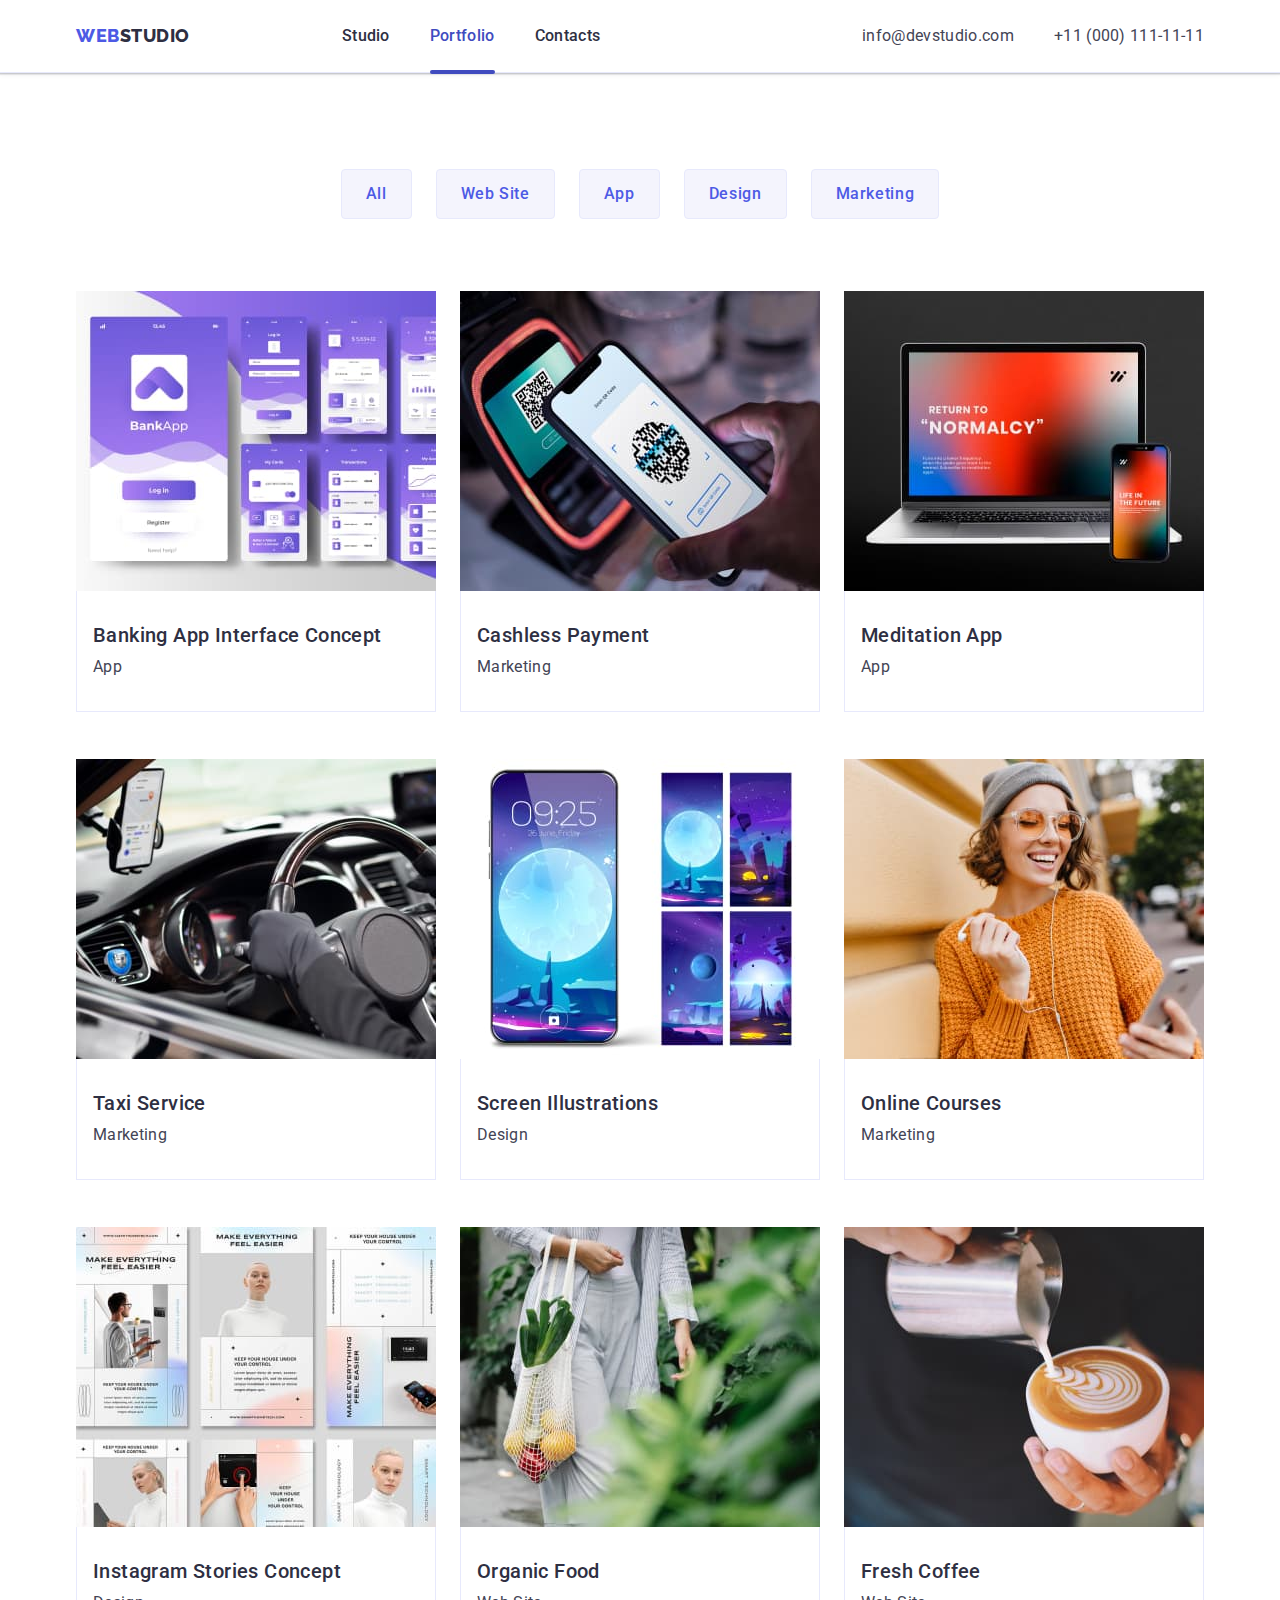
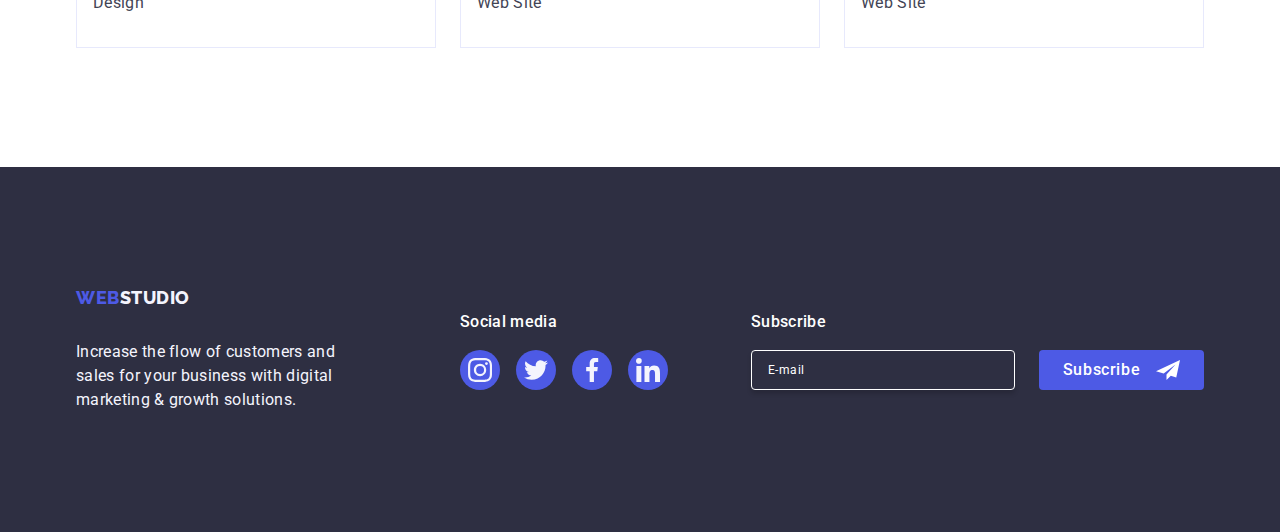
<file: portfolio.html>
<!DOCTYPE html>
<html lang="en">
  <head>
    <meta charset="UTF-8" />
    <meta name="description" content="goit-markup-hw-02" />
    <title>Portfolio</title>
    <!-- Fonts -->
    <link rel="preconnect" href="https://fonts.googleapis.com" />
    <link rel="preconnect" href="https://fonts.gstatic.com" crossorigin />
    <link
      href="https://fonts.googleapis.com/css2?family=Raleway:wght@800&family=Roboto:wght@400;500;700;900&display=swap"
      rel="stylesheet"
    />
    <link
      rel="stylesheet"
      href="https://cdnjs.cloudflare.com/ajax/libs/modern-normalize/2.0.0/modern-normalize.min.css"
    />
    <link rel="stylesheet" href="./css/style.css" />
    <link rel="stylesheet" href="./css/media.css" />
  </head>
  <body>
    <!-- Top line -->
    <header class="header">
      <!-- Favicon -->
      <div class="container header-container">
        <nav class="header-nav">
          <a class="link header-logo" href="./index.html"
            >Web<span class="header-logo-dark">Studio</span></a
          >

          <!-- PAGES -->
          <ul class="header-nav__list list">
            <li class="pages-list-item">
              <a class="pages-list-item-link link" href="./index.html"
                >Studio</a
              >
            </li>
            <li class="pages-list-item">
              <a
                class="pages-list-item-link current link"
                href="./portfolio.html"
                >Portfolio</a
              >
            </li>
            <li class="pages-list-item">
              <a class="pages-list-item-link link" href="">Contacts</a>
            </li>
          </ul>
        </nav>

        <!-- Address&Telefone -->
        <address class="header-address">
          <ul class="address-list list">
            <li class="header-address-list list">
              <a
                class="header-address-list-item link"
                href="mailto:info@devstudio.com"
                >info@devstudio.com</a
              >
            </li>
            <li class="header-address-list list">
              <a class="header-address-list-item link" href="tel:+110001111111"
                >+11 (000) 111-11-11</a
              >
            </li>
          </ul>
        </address>
        <button
          class="menu-toggle js-open-menu"
          aria-expanded="false"
          aria-controls="mobile-menu"
        >
          <svg class="client" width="32" height="22">
            <use href="./images/icons.svg#burger-btn"></use>
          </svg>
        </button>
      </div>
    </header>

    <main>
      <!-- Filters -->
      <section class="filters">
        <div class="container">
          <h1 class="visually-hidden">Filters</h1>
          <ul class="filter-list list">
            <li class="filter-list-item">
              <button class="filters-button" type="button">All</button>
            </li>
            <li class="filter-list-item">
              <button class="filters-button" type="button">Web Site</button>
            </li>
            <li class="filter-list-item">
              <button class="filters-button" type="button">App</button>
            </li>
            <li class="filter-list-item">
              <button class="filters-button" type="button">Design</button>
            </li>
            <li class="filter-list-item">
              <button class="filters-button" type="button">Marketing</button>
            </li>
          </ul>

          <!-- Row 1, 2, 3 -->
          <ul class="project-card list">
            <li class="project-card-list">
              <a class="project-card-link link" href="/">
                <div class="portfolio-box">
                  <img
                    src="./images/card-1.jpg"
                    alt="Banking App Interface Concept"
                    width="360"
                  />
                  <p class="overlay">
                    14 Stylish and User-Friendly App Design Concepts · Task
                    Manager App · Calorie Tracker App · Exotic Fruit Ecommerce
                    App · Cloud Storage App
                  </p>
                </div>
                <div class="card-content">
                  <h2 class="section-principles-title">
                    Banking App Interface Concept
                  </h2>
                  <p class="cadr-text">App</p>
                </div>
              </a>
            </li>
            <li class="project-card-list">
              <a class="project-card-link link" href="/">
                <div class="portfolio-box">
                  <img
                    src="./images/card-2.jpg"
                    alt="Cashless Payment"
                    width="360"
                  />
                  <p class="overlay">
                    14 Stylish and User-Friendly App Design Concepts · Task
                    Manager App · Calorie Tracker App · Exotic Fruit Ecommerce
                    App · Cloud Storage App
                  </p>
                </div>
                <div class="card-content">
                  <h2 class="section-principles-title">Cashless Payment</h2>
                  <p class="cadr-text">Marketing</p>
                </div>
              </a>
            </li>
            <li class="project-card-list">
              <a class="project-card-link link" href="/">
                <div class="portfolio-box">
                  <img
                    src="./images/card-3.jpg"
                    alt="Meditation App"
                    width="360"
                  />
                  <p class="overlay">
                    14 Stylish and User-Friendly App Design Concepts · Task
                    Manager App · Calorie Tracker App · Exotic Fruit Ecommerce
                    App · Cloud Storage App
                  </p>
                </div>
                <div class="card-content">
                  <h2 class="section-principles-title">Meditation App</h2>
                  <p class="cadr-text">App</p>
                </div>
              </a>
            </li>
            <li class="project-card-list">
              <a class="project-card-link link" href="/">
                <div class="portfolio-box">
                  <img
                    src="./images/card-4.jpg"
                    alt="Taxi Service"
                    width="360"
                  />
                  <p class="overlay">
                    14 Stylish and User-Friendly App Design Concepts · Task
                    Manager App · Calorie Tracker App · Exotic Fruit Ecommerce
                    App · Cloud Storage App
                  </p>
                </div>
                <div class="card-content">
                  <h2 class="section-principles-title">Taxi Service</h2>
                  <p class="cadr-text">Marketing</p>
                </div>
              </a>
            </li>
            <li class="project-card-list">
              <a class="project-card-link link" href="/">
                <div class="portfolio-box">
                  <img
                    src="./images/card-5.jpg"
                    alt="Screen Illustrations"
                    width="360"
                  />
                  <p class="overlay">
                    14 Stylish and User-Friendly App Design Concepts · Task
                    Manager App · Calorie Tracker App · Exotic Fruit Ecommerce
                    App · Cloud Storage App
                  </p>
                </div>
                <div class="card-content">
                  <h2 class="section-principles-title">Screen Illustrations</h2>
                  <p class="cadr-text">Design</p>
                </div>
              </a>
            </li>
            <li class="project-card-list">
              <a class="project-card-link link" href="/">
                <div class="portfolio-box">
                  <img
                    src="./images/card-6.jpg"
                    alt="Online Courses"
                    width="360"
                  />
                  <p class="overlay">
                    14 Stylish and User-Friendly App Design Concepts · Task
                    Manager App · Calorie Tracker App · Exotic Fruit Ecommerce
                    App · Cloud Storage App
                  </p>
                </div>
                <div class="card-content">
                  <h2 class="section-principles-title">Online Courses</h2>
                  <p class="cadr-text">Marketing</p>
                </div>
              </a>
            </li>
            <li class="project-card-list">
              <a class="project-card-link link" href="/">
                <div class="portfolio-box">
                  <img
                    src="./images/card-7.jpg"
                    alt="Instagram Stories Concept"
                    width="360"
                  />
                  <p class="overlay">
                    14 Stylish and User-Friendly App Design Concepts · Task
                    Manager App · Calorie Tracker App · Exotic Fruit Ecommerce
                    App · Cloud Storage App
                  </p>
                </div>
                <div class="card-content">
                  <h2 class="section-principles-title">
                    Instagram Stories Concept
                  </h2>
                  <p class="cadr-text">Design</p>
                </div>
              </a>
            </li>
            <li class="project-card-list">
              <a class="project-card-link link" href="/">
                <div class="portfolio-box">
                  <img
                    src="./images/card-8.jpg"
                    alt="Organic Food"
                    width="360"
                  />
                  <p class="overlay">
                    14 Stylish and User-Friendly App Design Concepts · Task
                    Manager App · Calorie Tracker App · Exotic Fruit Ecommerce
                    App · Cloud Storage App
                  </p>
                </div>
                <div class="card-content">
                  <h2 class="section-principles-title">Organic Food</h2>
                  <p class="cadr-text">Web Site</p>
                </div>
              </a>
            </li>
            <li class="project-card-list">
              <a class="project-card-link link" href="/">
                <div class="portfolio-box">
                  <img
                    src="./images/card-9.jpg"
                    alt="Fresh Coffee"
                    width="360"
                  />
                  <p class="overlay">
                    14 Stylish and User-Friendly App Design Concepts · Task
                    Manager App · Calorie Tracker App · Exotic Fruit Ecommerce
                    App · Cloud Storage App
                  </p>
                </div>
                <div class="card-content">
                  <h2 class="section-principles-title">Fresh Coffee</h2>
                  <p class="cadr-text">Web Site</p>
                </div>
              </a>
            </li>
          </ul>
        </div>
      </section>
    </main>

    <!-- Footer -->
    <footer class="section footer">
      <div class="container-footer container">
        <div class="webstudio-footer">
          <a class="link header-logo" href="./index.html"
            >Web<span class="header-logo-white">Studio</span></a
          >
          <p class="footer-text">
            Increase the flow of customers and sales for your business with
            digital marketing & growth solutions.
          </p>
        </div>
        <div class="social-media">
          <p class="social-media-title">Social media</p>
          <ul class="social-media-list list">
            <li class="social-media-item">
              <a class="social-media-link-footer" href="/">
                <svg class="ellipse-footer" width="24" height="24">
                  <use href="./images/icons.svg#icon-instagram-footer"></use>
                </svg>
              </a>
            </li>
            <li class="social-media-item">
              <a class="social-media-link-footer" href="/">
                <svg class="ellipse-footer" width="24" height="24">
                  <use href="./images/icons.svg#icon-twitter-footer"></use>
                </svg>
              </a>
            </li>
            <li class="social-media-item">
              <a class="social-media-link-footer" href="/">
                <svg class="ellipse-footer" width="24" height="24">
                  <use href="./images/icons.svg#icon-facebook-footer"></use>
                </svg>
              </a>
            </li>
            <li class="social-media-item">
              <a class="social-media-link-footer" href="/">
                <svg class="ellipse-footer" width="24" height="24">
                  <use href="./images/icons.svg#icon-linkedin-footer"></use>
                </svg>
              </a>
            </li>
          </ul>
        </div>
        <div class="footer-bottom">
          <p class="social-media-title">Subscribe</p>
          <form class="footer-form" name="subscribe_form">
            <label class="footer-form-lable" for="email">
              <input
                class="footer-form-input"
                name="subscribe-email"
                type="email"
                placeholder="E-mail"
                id="email"
              />
            </label>
            <button class="subscribe-btn" type="submit">
              Subscribe
              <svg class="subscribe-plain" width="24" height="24">
                <use href="./images/icons.svg#icon-plain"></use>
              </svg>
            </button>
          </form>
        </div>
      </div>
    </footer>
    <script src="./js/modal.js"></script>
  </body>
</html>
</file>
<file: css/style.css>
*,
*::after,
::before {
  padding: 0;
  margin: 0;
  box-sizing: border-box;
}

:root {
  --iris: #4d5ae5;
  --white: #fff;
  --navyblue: #2e2f42;
  --cloud: #f4f4fd;
  --slate: #434455;
  --ocean: #404bbf;
  --cornflower: #e7e9fc;
  --light-slate: #8e8f99;
  --green: #31d0aa;
  --naviblue-modal: rgba(46, 47, 66, 0.4);
  --lightslate: #8e8f99;
}
/* BASE STYLES */
body {
  font-family: Roboto, sans-serif;
  font-style: normal;
  font-size: 16px;
  color: var(--slate);
  background-color: var(--white);
  font-weight: 400;
}

h1,
h2,
h3,
h4,
h5,
h6,
p,
ul,
ol {
  margin: 0;
  padding: 0;
}

img {
  display: block;
  max-width: 100%;
  height: auto;
}

.hide {
  display: none !important;
}

.link {
  line-height: 1.5;
  letter-spacing: 0.02em;
  text-decoration: none;
  color: var(--slate);
}

.container {
  max-width: 1158px;
  padding: 0 15px;
  margin: 0 auto;
}

.header-container {
  display: flex;
  flex-wrap: wrap;
  justify-content: space-between;
  gap: 20px;
  width: 100%;
  align-items: center;
  padding-top: 15px;
  padding-bottom: 15px;
}

.header {
  border-bottom: 1px solid var(--cornflower);
  box-shadow: 0px 2px 1px rgba(46, 47, 66, 0.08),
    0px 1px 1px rgba(46, 47, 66, 0.16), 0px 1px 6px rgba(46, 47, 66, 0.08);
}

button {
  display: block;
  cursor: pointer;
  border: none;
}

.section {
  padding: 96px 0;
}

/* LOGO */

.header-logo {
  color: var(--iris);
  font-family: 'Raleway', sans-serif;
  font-weight: 800;
  font-size: 18px;
  line-height: 1.17;
  letter-spacing: 0.03em;
  text-transform: uppercase;
  margin-right: 76px;
  transition: color 250ms cubic-bezier(0.4, 0, 0.2, 1);
}

.header-logo-dark {
  color: var(--navyblue);
  margin-right: 76px;
}

.header-logo-white {
  color: var(--cloud);
}

.header-nav__list {
  font-weight: 500;
  font-size: 16px;
  line-height: 1.5;
  letter-spacing: 0.02em;
  display: none;
  flex-wrap: wrap;
  gap: 40px;
  align-items: center;
  justify-content: center;
}

.list {
  list-style-type: none;
}

.address-list {
  display: flex;
  gap: 12px 40px;
  flex-wrap: wrap;
}

.pages-list-item {
  line-height: 1.5;
  letter-spacing: 0.02em;
  /* padding: 24px 0; */
}

.pages-list-item-link {
  display: block;
  font-weight: 500;
  font-size: 16px;
  line-height: 1.5;
  letter-spacing: 0.02em;
  color: var(--navyblue);
  padding: 24px 0;
  transition: color 250ms cubic-bezier(0.4, 0, 0.2, 1);
}

.pages-list-item:hover,
.pages-list-item:focus {
  color: var(--ocean);
}

.pages-list-item-link:hover,
.pages-list-item-link:focus {
  color: var(--ocean);
}

.pages-list-item-link::after {
  position: absolute;
  bottom: 0;
  left: 0;
  content: '';
  display: block;
  width: 100%;
  height: 4px;
  border-radius: 2px;
  bottom: -2px;
}

.pages-list-item-link.current {
  position: relative;
  color: var(--ocean);
}

.pages-list-item-link.current::after {
  background-color: var(--ocean);
}

/*  */
.visually-hidden {
  position: absolute;
  width: 1px;
  height: 1px;
  margin: -1px;
  border: 0;
  padding: 0;
  white-space: nowrap;
  clip-path: inset(100%);
  clip: rect(0 0 0 0);
  overflow: hidden;
}

.advan-list {
  display: flex;
  flex-wrap: wrap;
  justify-content: center;
  gap: 72px 24px;
}

/* .advan-list-item {
  flex-basis: calc((100% - 3 * 24px) / 4);
} */

.what {
  padding-top: 0;
}

.what-list {
  display: flex;
  flex-wrap: wrap;
  gap: 24px;
}

.gadget {
  flex-basis: calc((100% - 48px) / 3);
}

.header-address {
  display: none;
  font-style: normal;
}

.header-address-list {
  /* font-size: 16px;
  line-height: 1.5; */
  font-size: 12px;
  line-height: 1.1666;
  letter-spacing: 0.02em;
  color: var(--slate);
  justify-content: space-between;
  transition: color 250ms cubic-bezier(0.4, 0, 0.2, 1);
}

.header-address-list-item {
  transition: color 250ms cubic-bezier(0.4, 0, 0.2, 1);
}

.header-address-list-item:hover,
.header-address-list-item:focus {
  color: var(--ocean);
}

/* <!-- SECTION HERO --> */

.section-hero {
  max-width: 1440px;
  background-color: var(--navyblue);
  background-position: center center;
  padding: 112px 0;
  background-image: linear-gradient(
      rgba(46, 47, 66, 0.7),
      rgba(46, 47, 66, 0.7)
    ),
    url(../images/hero-bg.jpg);
  background-position: center center;
  background-repeat: no-repeat;
  background-size: cover;
  margin: 0 auto;
}

.section-hero-title {
  font-size: 36px;
  line-height: 1.111;
  font-weight: 700;
  text-align: center;
  letter-spacing: 0.02em;
  color: var(--white);
  max-width: 496px;
  margin: 0 auto 72px;
}

.section-hero-button {
  background-color: var(--iris);
  font-weight: 500;
  line-height: 1.5;
  letter-spacing: 0.04em;
  color: var(--white);
  padding: 16px 32px;
  border-radius: 4px;
  box-shadow: 0px 4px 4px 0px rgba(0, 0, 0, 0.15);
  display: block;
  margin: 0 auto;
  min-width: 169px;
  transition: background-color 250ms cubic-bezier(0.4, 0, 0.2, 1);
}

.section-hero-button:hover,
.section-hero-button:focus {
  background-color: var(--ocean);
  cursor: pointer;
}

.list {
  list-style: none;
}

/* <!-- SECTION PRINCIPLES --> */

.principles {
  display: flex;
  flex-wrap: wrap;
}

.rectangle {
  height: 112px;
  display: none;
  align-items: center;
  justify-content: center;
  border-radius: 4px;
  background-color: var(--cloud);
  padding: 24px 100px;
  margin-bottom: 8px;
}

.advan-icon-list-item {
  justify-content: center;
  align-content: center;
}

section.section-principles {
  padding-bottom: 0;
}

.section-principles-title {
  color: var(--navyblue);
  margin-bottom: 8px;
  text-align: center;
  font-size: 36px;
  font-weight: 700;
  line-height: 1.111; /* 111.111% */
  letter-spacing: 0.045em;
  text-transform: capitalize;
}

.section-principles-title-text {
  line-height: 1.5;
  letter-spacing: 0.02em;
  color: var(--slate);
}

.what {
  display: none;
}

.section-what-title {
  font-size: 36px;
  line-height: 1.11;
  text-align: center;
  letter-spacing: 0.02em;
  text-transform: capitalize;
  color: var(--navyblue);
  margin-bottom: 72px;
}

/* <!-- SECTION TEAM --> */

.section-team {
  background-color: var(--cloud);
}
.team-list {
  display: flex;
  flex-wrap: wrap;
  gap: 72px 24px;
}
.section-team-card {
  background-color: var(--white);
  display: inline-flex;
  padding-bottom: 0px;
  flex-direction: column;
  justify-content: center;
  align-items: center;
  border-radius: 0px 0px 4px 4px;
  background: var(--white);
  box-shadow: 0px 2px 1px 0px rgba(46, 47, 66, 0.08),
    0px 1px 1px 0px rgba(46, 47, 66, 0.16),
    0px 1px 6px 0px rgba(46, 47, 66, 0.08);
}
.team-list__title {
  margin-bottom: 8px;
  color: var(--navyblue);
  text-align: center;
  font-size: 20px;
  font-weight: 500;
  line-height: 1.2;
  letter-spacing: 0.025em;
}

.plash-card {
  padding: 32px 0;
  text-align: center;
}

.social-list {
  display: flex;
  gap: 24px;
  justify-content: center;
  align-items: center;
  flex-wrap: wrap;
  transition: background-color 250ms cubic-bezier(0.4, 0, 0.2, 1);
  margin-top: 8px;
}

.social-list-item {
  width: 40px;
  height: 40px;
  flex-shrink: 0;
  transition: background-color 250ms cubic-bezier(0.4, 0, 0.2, 1);
}

.social-list-item-link {
  width: 100%;
  height: 100%;
  background-color: var(--iris);
  border-radius: 50%;
  display: flex;
  align-items: center;
  justify-content: center;
  padding: 8px;
  transition: background-color 250ms cubic-bezier(0.4, 0, 0.2, 1);
}

.social-list-item-link:hover,
.social-list-item-link:focus {
  width: 100%;
  height: 100%;
  background-color: var(--ocean);
  border-radius: 50%;
  display: flex;
  align-items: center;
  justify-content: center;
  padding: 8px;
  box-shadow: 0px 2px 1px 0px rgba(46, 47, 66, 0.08),
    0px 1px 1px 0px rgba(46, 47, 66, 0.16),
    0px 1px 6px 0px rgba(46, 47, 66, 0.08);
}

.ellipse {
  fill: var(--cloud);
  width: 16px;
  height: 16px;
  flex-shrink: 0;
}

/* CUSTOMERS */

.customers-list {
  display: flex;
  flex-wrap: wrap;
  gap: 24px;
}

.customers-list-item {
  width: calc((100% - 24px) / 2);
  height: 88px;
  transition: border-color 250ms cubic-bezier(0.4, 0, 0.2, 1),
    color 250ms cubic-bezier(0.4, 0, 0.2, 1);
}

.customers-link {
  width: 100%;
  height: 100%;
  border: 1px solid var(--lightslate);
  border-radius: 4px;
  display: flex;
  align-items: center;
  justify-content: center;
  color: var(--light-slate);
  transition: border-color 250ms cubic-bezier(0.4, 0, 0.2, 1),
    color 250ms cubic-bezier(0.4, 0, 0.2, 1);
}

.customers-link:hover,
.customers-link:focus {
  color: var(--ocean);
  border-radius: 4px;
  border: 1px solid var(--ocean);
}

.client {
  fill: currentColor;
}

/* FOOTER */

.footer {
  background-color: var(--navyblue);
  padding: 100px 0;
  display: block;
}

.container-footer {
  display: flex;
  align-items: baseline;
  flex-direction: column;
  align-items: center;
  flex-wrap: wrap;
  gap: 72px 24px;
  text-align: center;
}

.webstudio-footer {
  margin-left: 0;
}

.footer-text {
  line-height: 1.5;
  letter-spacing: 0.02em;
  color: var(--cloud);
  padding-top: 16px;
  width: 264px;
}
footer .header-logo {
  display: inline-block;
  margin-right: 0;
  margin-bottom: 16px;
}

.social-media {
  display: block;
}

.social-media-title {
  font-weight: 500;
  font-size: 16px;
  line-height: 1.5;
  letter-spacing: 0.02em;
  color: var(--white);
  margin-bottom: 16px;
}

.social-media-list {
  display: flex;
  gap: 16px;
  justify-content: center;
  align-items: center;
  transition: background-color 250ms cubic-bezier(0.4, 0, 0.2, 1);
  margin-top: 16px;
}

.social-madia-item {
  width: 40px;
  height: 40px;
  flex-shrink: 0;
  fill: var(--iris);
  transition: background-color 250ms cubic-bezier(0.4, 0, 0.2, 1);
}

.social-media-link-footer {
  background-color: var(--iris);
  border-radius: 50%;
  display: flex;
  align-items: center;
  justify-content: center;
  padding: 8px;
  transition: background-color 250ms cubic-bezier(0.4, 0, 0.2, 1);
}

.social-media-link-footer:hover,
.social-media-link-footer:focus {
  background-color: var(--green);
}

.ellipse-footer {
  fill: var(--cloud);
  width: 24px;
  height: 24px;
  flex-shrink: 0;
}

/* FOOTER-FORM */

.footer-bottom {
  display: block;
  width: 100%;
  max-width: 453px;
}
.subscribe-label {
  color: var(--white, #fff);
  font-style: normal;
  font-weight: 500;
  line-height: 1.5;
  letter-spacing: 0.32px;
}
.footer-form {
  display: flex;
  gap: 24px;
  flex-direction: column;
}

.footer-form-lable {
  color: var(--white, #fff);
  font-weight: 500;
  line-height: 1.5;
  letter-spacing: 0.02em;
  margin-bottom: 16px;
}

.footer-form-input {
  /* width: 264px; */
  width: 100%;
  height: 40px;
  border: 1px solid var(--white, #fff);
  background-color: transparent;
  font-size: 12px;
  line-height: 1.5;
  letter-spacing: 0.04em;
  padding-left: 16px;
  box-shadow: 0px 4px 4px 0px rgba(0, 0, 0, 0.15);
  border-radius: 4px;
  color: var(--white, #fff);
}

.footer-form-input::placeholder {
  color: var(--white, #fff);
}

.subscribe-btn {
  min-width: 165px;
  max-width: 165px;
  height: 40px;
  display: flex;
  justify-content: center;
  align-items: center;
  font-weight: 500;
  line-height: 1.5;
  letter-spacing: 0.04em;
  color: var(--white);
  cursor: pointer;
  background-color: var(--iris);
  border: none;
  border-radius: 4px;
  margin: 0 auto;
}

/* .subscribe-btn-next {
  color: var(--white);
  text-align: center;
  font-style: normal;
  font-weight: 500;
  line-height: 1.5;
  letter-spacing: 0.04em; *} */

.subscribe-plain {
  fill: var(--white);
  margin-left: 16px;
}

/* FILTERS STYLES */

.filters {
  padding: 96px 0 120px 0;
}

.portfolio-container {
  padding: 76px 120px;
}

.filter-list {
  list-style-type: none;
  display: flex;
  flex-wrap: wrap;
  gap: 24px;
  margin: 0 auto 72px;
  justify-content: center;
}

.filter-list-item {
  flex-basis: calc((100% - 24 * 4) / 5);
}

.filters-button {
  font-weight: 500;
  line-height: 1.5;
  letter-spacing: 0.04em;
  color: var(--iris);
  background-color: var(--cloud);
  cursor: pointer;
  padding: 12px 24px;
  justify-content: center;
  align-items: center;
  border-radius: 4px;
  border: 1px solid var(--cornflower);
  background: var(--cloud);
  transition: color 250ms cubic-bezier(0.4, 0, 0.2, 1),
    background-color 250ms cubic-bezier(0.4, 0, 0.2, 1),
    border-color 250ms cubic-bezier(0.4, 0, 0.2, 1),
    box-shadow 250ms cubic-bezier(0.4, 0, 0.2, 1);
}

.filters-button:hover,
.filters-button:focus {
  background-color: var(--ocean);
  color: var(--white);
  display: flex;
  padding: 12px 24px;
  align-items: flex-start;
  border-radius: 4px;
  background: var(--ocean);
  box-shadow: 0px 2px 2px 0px rgba(0, 0, 0, 0.12),
    0px 2px 1px 0px rgba(0, 0, 0, 0.08), 0px 3px 1px 0px rgba(0, 0, 0, 0.1);
  border: 1px solid transparent;
}

/* ROW STYLES */

.project-card {
  display: flex;
  flex-wrap: wrap;
  row-gap: 48px;
  column-gap: 24px;
}

.project-card-list {
  cursor: pointer;
  display: flex;
  width: 360px;
  height: 420px;
  padding-bottom: 0px;
  flex-direction: column;
  align-items: flex-start;
  gap: 32px;
  flex-shrink: 0;
  background: var(--white);

  flex-basis: calc((100% - 24px * 2) / 3);
  background: var(--white);
}

.project-card-list:hover,
.project-card-list:focus {
  border: 1px solid var(--cloud);
  background: var(--white);
  box-shadow: 0px 2px 1px 0px rgba(46, 47, 66, 0.08),
    0px 1px 1px 0px rgba(46, 47, 66, 0.16),
    0px 1px 6px 0px rgba(46, 47, 66, 0.08);
}

.project-card-link {
  display: block;
  transition: box-shadow 250ms cubic-bezier(0.4, 0, 0.2, 1);
}

.project-card-link:hover,
.project-card-link:focus {
  box-shadow: 0px 1px 6px rgba(46, 47, 66, 0.08),
    0px 1px 1px rgba(46, 47, 66, 0.16), 0px 2px 1px rgba(46, 47, 66, 0.08);
}

.project-card-link:hover .overlay {
  transform: translateY(0%);
}

.project-card-link:focus .overlay {
  transform: translateY(0%);
}

.portfolio-box {
  position: relative;
  overflow: hidden;
}

.overlay {
  position: absolute;
  top: 0;
  left: 0;
  display: flex;
  align-items: center;
  justify-content: center;
  transform: translateY(100%);
  transition-property: transform;
  transition-duration: 400ms;
  transition-timing-function: ease;
  height: 100%;
  width: 100%;
  padding: 40px 32px;
  transition: transform 250ms cubic-bezier(0.4, 0, 0.2, 1);
  font-size: 16px;
  line-height: 1.5;
  letter-spacing: 0.02em;
  color: var(--cloud);
  background-color: var(--iris);
}

.card-content {
  border: 1px solid #e7e9fc;
  padding: 32px 16px;
  background: var(--white);
  border-top: none;
}

.card-text {
  color: var(--slate);
  line-height: 1.5;
  letter-spacing: 0.02em;
}

/* 
<!-- MODAL WINDOW --> */

.backdrop {
  position: fixed;
  top: 0;
  left: 0;
  width: 100%;
  height: 100%;
  background: var(--navy-blue-modal, rgba(46, 47, 66, 0.4));
  transition: opacity 250ms cubic-bezier(0.4, 0, 0.2, 1),
    visibility 250ms cubic-bezier(0.4, 0, 0.2, 1);
}

.backdrop.is-hidden {
  opacity: 0;
  pointer-events: none;
  visibility: hidden;
}

.modal {
  padding: 72px 24px 24px 24px;
  width: calc(100% - 36px);
  max-width: 408px;
  min-height: 584px;
  position: absolute;
  top: 50%;
  left: 50%;
  transform: translateX(-50%) translateY(-50%);
  border-radius: 4px;
  background: var(--dairy, #fcfcfc);
  box-shadow: 0px 2px 1px 0px rgba(0, 0, 0, 0.2),
    0px 1px 3px 0px rgba(0, 0, 0, 0.12), 0px 1px 1px 0px rgba(0, 0, 0, 0.14);
  transition: transform 250ms cubic-bezier(0.4, 0, 0.2, 1);
}

.backdrop.is-hidden .modal {
  transform: translateX(-50%) translateY(-90%);
}

.modal-btn {
  background-color: var(--cornflower, #e7e9fc);
  border: 1px solid rgba(0, 0, 0, 0.1);
  border-radius: 50%;
  padding: 0;
  display: flex;
  justify-content: center;
  align-items: center;
  min-width: 24px;
  min-height: 24px;
  position: absolute;
  top: 24px;
  right: 24px;
  cursor: pointer;
  transition: background-color 250ms cubic-bezier(0.4, 0, 0.2, 1),
    border 250ms cubic-bezier(0.4, 0, 0.2, 1);
}
.modal-btn-icon {
  transition: fill 250ms cubic-bezier(0.4, 0, 0.2, 1);
}

.modal-btn:hover,
.modal-btn:focus {
  fill: var(--white);
  stroke-width: 1px;
  stroke: rgba(0, 0, 0, 0.1);
  background-color: var(--ocean);
  border: none;
}

.modal-caption {
  display: block;
  color: var(--navyblue);
  text-align: center;
  font-weight: 500;
  line-height: 1.5;
  letter-spacing: 0.02em;
  margin-bottom: 16px;
}

/* MODAL FORM */

.modal-form-first {
  margin-bottom: 8px;
}
.modal-form-lable {
  display: block;
  margin-bottom: 4px;
  color: var(--lightslate);
  font-size: 12px;
  font-weight: 400;
  line-height: 1.17;
  letter-spacing: 0.04em;
}

.modal-form-field {
  margin-bottom: 16px;
  position: relative;
}
.modal-form-input {
  width: 100%;
  height: 40px;
  border-radius: 4px;
  border: 1px solid var(--navyblue-modal, rgba(46, 47, 66, 0.4));
  background-color: transparent;
  padding: 8px 4px 8px 38px;
  outline: transparent;
  padding-left: 38px;
  transition: border-color 250ms cubic-bezier(0.4, 0, 0.2, 1);
}

.modal-form-input::placeholder {
  color: var(--white);
}

.modal-form-input:focus {
  border: 1px solid var(--iris);
}

.modal-form-icon {
  position: absolute;
  left: 16px;
  top: 50%;
  transform: translateY(-50%);
  transition: fill 250ms cubic-bezier(0.4, 0, 0.2, 1);
}

.modal-form-input:focus + .modal-form-icon {
  fill: var(--iris);
}

.modal-form-comment {
  width: 100%;
  height: 120px;
  font-size: 12px;
  line-height: 1.17;
  letter-spacing: 0.04em;
  border-radius: 4px;
  color: rgba(46, 47, 66, 0.4);
  border: 1px solid rgba(46, 47, 66, 0.4);
  border-radius: 4px;
  background-color: transparent;
  padding: 8px 16px;
  outline: transparent;
  resize: none;
  transition: border-color 250ms cubic-bezier(0.4, 0, 0.2, 1);
  padding: 8px 16px;
}

.modal-form-comment::placeholder {
  color: var(--navyblue-modal);
}

.modal-form-comment:focus {
  border: 1px solid var(--iris);
}

.modal-form-agreement {
  margin-bottom: 24px;
  margin-top: 16px;
}

.modal-privacy {
  display: block;
  color: var(--lightslate);
  font-size: 12px;
  line-height: 1.17;
  letter-spacing: 0.04em;
}

.privacy-policy {
  width: 16px;
  height: 16px;
  stroke-width: 1px;
  stroke: var(--navy-blue-modal, rgba(46, 47, 66, 0.4));
}

.privacy-policy:checked + .modal-privacy > .modal-form-desc {
  background-color: var(--ocean);
  border: none;
  fill: var(--cloud);
}

.modal-form-desc {
  width: 16px;
  height: 16px;
  border: 1px solid rgba(46, 47, 66, 0.4);
  border-radius: 2px;
  transition: background-color 250ms cubic-bezier(0.4, 0, 0.2, 1),
    border 250ms cubic-bezier(0.4, 0, 0.2, 1),
    fill 250ms cubic-bezier(0.4, 0, 0.2, 1);
  display: inline-flex;
  align-items: center;
  justify-content: center;
  fill: transparent;
}

.modal-form-link {
  color: var(--iris);
  font-size: 12px;
  line-height: 16px;
  letter-spacing: 0.04em;
  text-decoration-line: underline;
}

.modal-form-btn {
  display: block;
  min-width: 169px;
  height: 56px;
  font-weight: 500;
  line-height: 1.5;
  letter-spacing: 0.04em;
  color: var(--white);
  cursor: pointer;
  background-color: var(--iris);
  border: none;
  border-radius: 4px;
  font-weight: 500;
  margin: auto;
  box-shadow: 0px 4px 4px 0px rgba(0, 0, 0, 0.15);
  transition: background-color 250ms cubic-bezier(0.4, 0, 0.2, 1);
}

.modal-form-btn:hover,
.modal-form-btn:focus {
  background-color: var(--ocean);
}

/* IMPORT STYLES */
.menu-container .menu-toggle {
  position: absolute;
  right: 24px;
  top: 24px;
}
.menu-toggle {
  min-height: 24px;
  min-width: 24px;
  display: flex;
  align-items: center;
  justify-content: center;
  margin: 0;
  padding: 0;
  background-color: transparent;
  cursor: pointer;
  border: none;
  border-radius: 50%;
  outline: none;
  border: 1px solid rgba(231, 233, 252, 1);
}

@media (min-width: 768px) {
  .menu-toggle {
    display: none;
  }
}

.menu-toggle:hover,
.menu-toggle:focus {
  background-color: rgba(0, 0, 0, 0.1);
}

.menu-container {
  position: fixed;
  top: 0;
  left: 0;
  width: 100vw;
  height: 100%;
  overflow-y: auto;
  display: flex;
  flex-direction: column;
  justify-content: space-between;
  gap: 20px;
  padding: 70px 40px 40px;
  z-index: 999;
  background: var(--WHITE, #fff);
  box-shadow: 0px 1px 6px 0px rgba(46, 47, 66, 0.08),
    0px 1px 1px 0px rgba(46, 47, 66, 0.16),
    0px 2px 1px 0px rgba(46, 47, 66, 0.08);

  transform: translateX(100%);
  transition: transform 250ms ease-in-out;
}

.menu-container.is-open {
  transform: translateX(0);
}

.mobile-menu {
  padding: 0;
  margin: 0;
  list-style: none;
}

.mobile-menu li:not(:last-child) {
  margin-bottom: 20px;
}

.mobile-menu .link {
  display: block;
  padding: 10px;
  text-decoration: none;
  color: var(--navyblue);
  font-size: 36px;
  font-weight: 700;
  line-height: 1.111;
  letter-spacing: 0.045em;
  text-transform: capitalize;
}

.mobile-menu .link.current {
  color: var(--iris);
}

.contacts-wrap .contacts,
.contacts-wrap .contacts-item:not(:last-child) {
  margin-bottom: 40px;
}

.contacts-wrap .contacts-item__link {
  color: var(--slate);
  font-size: 20px;
  font-weight: 500;
  line-height: 1.2;
  letter-spacing: 0.025em;
  text-decoration: none;
}

.contacts-wrap .contacts-item__link--bold {
  color: var(--iris);
  font-size: 36px;
  font-weight: 700;
  line-height: 1.111;
  letter-spacing: 0.045em;
  text-transform: capitalize;
}

.contacts-wrap .social-list {
  justify-content: flex-start;
  gap: 24px 56px;
}
</file>
<file: css/media.css>
@media only screen and (min-width: 767.98px) {
  /* header */
  .header-nav__list {
    display: flex;
  }
  .header-container {
    padding-top: 0;
    padding-bottom: 0;
  }

  .header-address {
    display: block;
  }
  .header-nav {
    display: flex;
    align-items: center;
  }
  .address-list {
    flex-direction: column;
  }
  .section-hero-title {
    font-size: 56px;
    line-height: 1.07;
    margin: 0 auto 36px;
  }
  .advan-list {
    justify-content: flex-start;
  }
  .advan-list-item {
    flex-basis: calc((100% - 24px) / 2);
  }
  .section-principles-title {
    text-align: left;
  }
  .team-list {
    gap: 64px 24px;
  }
  .customers-list-item {
    width: calc((100% - 48px) / 3);
  }
  .container-footer {
    text-align: left;
    flex-direction: row;
  }

  .footer-form {
    flex-direction: row;
  }
  .footer-form-lable {
    margin-bottom: 0;
  }
  .footer-form-input {
    width: 264px;
  }
  .subscribe-btn {
    margin: 0;
  }
}

@media only screen and (min-width: 767.98px) and (max-width: 1158px) {
  .team-list,
  .customers-list {
    margin: 0 auto;
    max-width: 552px;
  }
  .container-footer {
    padding-left: 108px;
    padding-right: 108px;
  }
}

@media only screen and (min-width: 1158px) {
  .section {
    padding: 120px 0;
  }
  .address-list {
    flex-direction: row;
  }
  .header-address-list {
    font-size: 16px;
    line-height: 1.5;
  }
  .section-hero {
    padding: 188px 0;
  }
  .section-hero-title {
    font-size: 56px;
    line-height: 1.07;
    margin: 0 auto 48px;
  }
  .rectangle {
    display: flex;
  }
  .advan-list-item {
    flex-basis: calc((100% - 3 * 24px) / 4);
  }
  .section-principles-title {
    font-weight: 500;
    font-size: 20px;
    line-height: 1.2;
    letter-spacing: 0.02em;
  }
  .what {
    display: block;
  }
  .customers-list-item {
    width: calc((100% - 120px) / 6);
  }
  .webstudio-footer {
    margin-right: 96px;
  }
  .footer-bottom {
    margin-left: auto;
  }
}

@media only screen and (min-width: 1158px) and (min-device-pixel-ratio: 2),
  (min-resolution: 192dpi),
  (min-resolution: 2dppx) {
  .section-hero {
    background-image: linear-gradient(
        rgba(46, 47, 66, 0.7),
        rgba(46, 47, 66, 0.7)
      ),
      url(../images/hero-bg@2x.jpg);
  }
}
</file>
